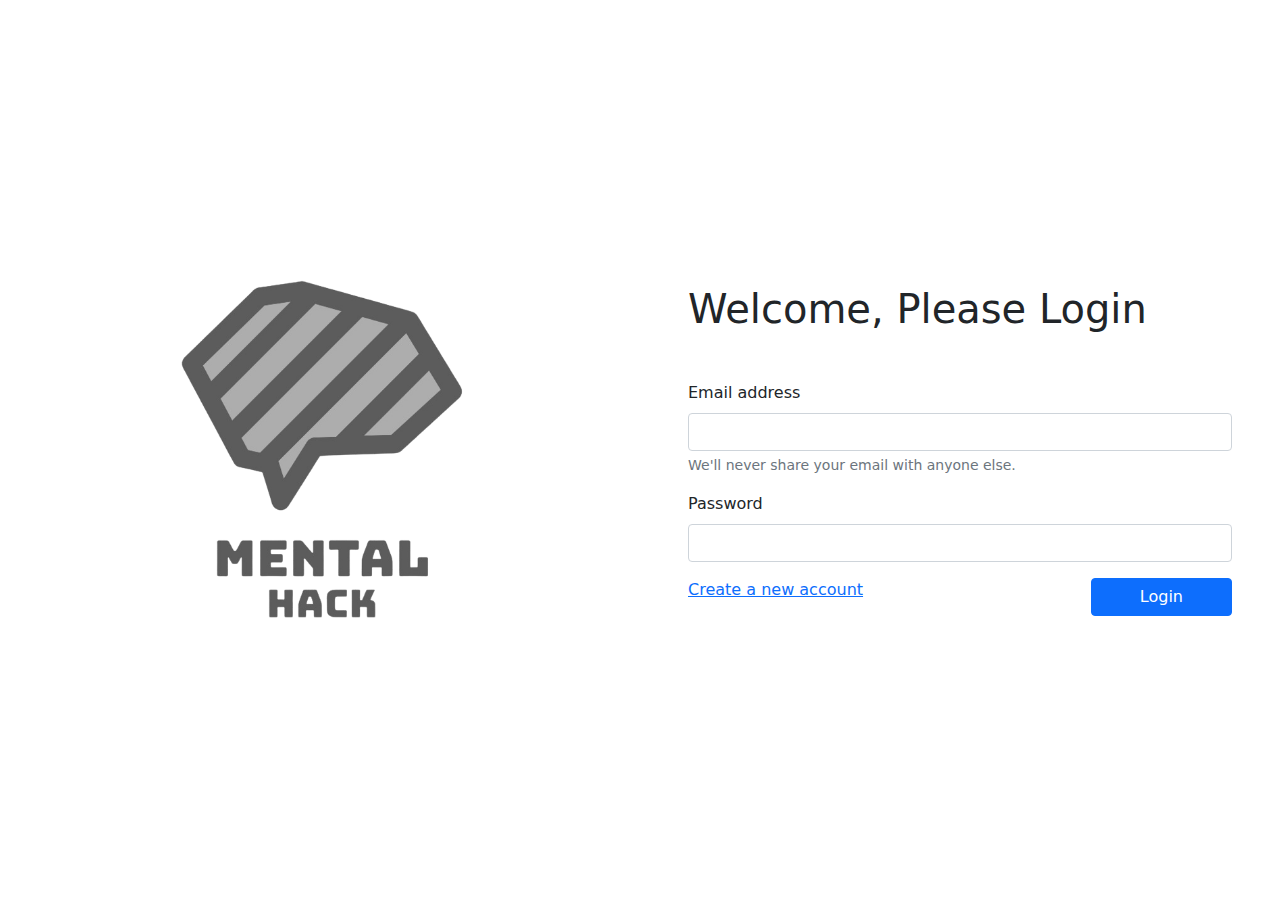
<file: index.html>
<!DOCTYPE html>
<html lang="en">
<head>
    <meta charset="UTF-8">
    <meta http-equiv="X-UA-Compatible" content="IE=edge">
    <meta name="viewport" content="width=device-width, initial-scale=1.0">
    <title>Document</title>
</head>
<body>
    <script>
      location.href = './login.html';
    </script>
</body>
</html>
</file>
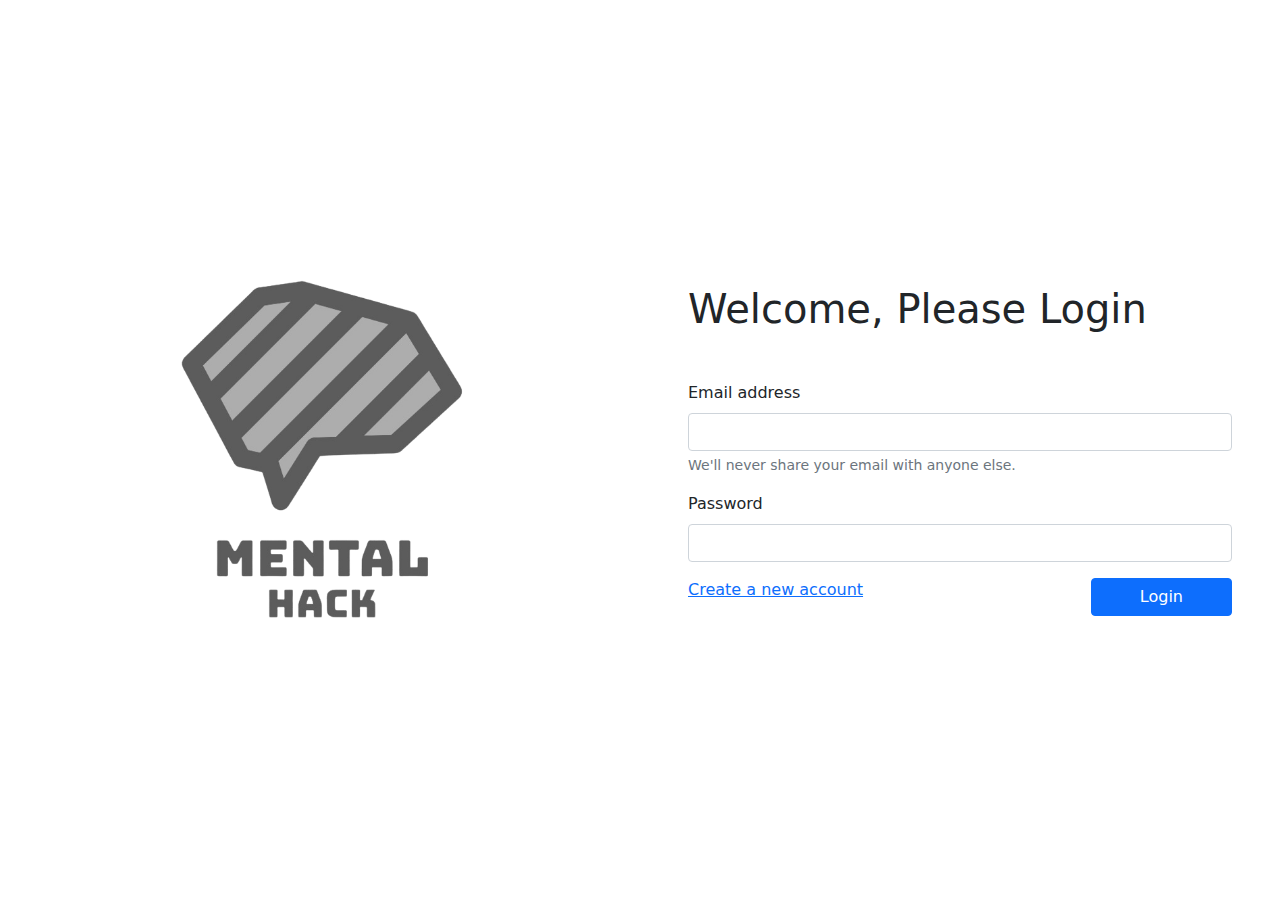
<file: login.html>
<!DOCTYPE html>
<html lang="en">
  <head>
    <!-- Required meta tags -->
    <meta charset="utf-8" />
    <meta name="viewport" content="width=device-width, initial-scale=1" />
    <!-- CSS only -->
<link href="https://cdn.jsdelivr.net/npm/bootstrap@5.2.2/dist/css/bootstrap.min.css" rel="stylesheet" integrity="sha384-Zenh87qX5JnK2Jl0vWa8Ck2rdkQ2Bzep5IDxbcnCeuOxjzrPF/et3URy9Bv1WTRi" crossorigin="anonymous">

<!-- JavaScript Bundle with Popper -->
<script src="https://cdn.jsdelivr.net/npm/bootstrap@5.2.2/dist/js/bootstrap.bundle.min.js" integrity="sha384-OERcA2EqjJCMA+/3y+gxIOqMEjwtxJY7qPCqsdltbNJuaOe923+mo//f6V8Qbsw3" crossorigin="anonymous"></script>
    <!-- Bootstrap CSS -->
    <link
      href="assets/bootstrap/css/bootstrap.min.css"
      rel="stylesheet"
      integrity="sha384-EVSTQN3/azprG1Anm3QDgpJLIm9Nao0Yz1ztcQTwFspd3yD65VohhpuuCOmLASjC"
      crossorigin="anonymous"
    />

    <title>Login</title>
  </head>
  <body>
    <div class="container-fluid">
      <div class="row vh-100 align-items-center">
        <div class="col col-12 col-sm-12 col-lg-6 text-center">
          <img class="w-50" src="/assets/img/logo.png" alt="" />
        </div>
        <div class="col col-12 col-sm-12 col-lg-6 p-4 p-md-5 p-sm-5">
          <h1 class="mb-5">Welcome, Please Login</h1>
          <form id="form-login">
            <div id="wrong" class="mb-lg-3">
              <label for="inputEmail" class="form-label">Email address</label>
              <input
                type="email"
                class="form-control"
                id="inputEmail"
                aria-describedby="emailHelp"
              />
              <div id="emailHelp" class="form-text">
                We'll never share your email with anyone else.
              </div>
            </div>
            <div class="mb-lg-3">
              <label for="inputPassword" class="form-label" id="password"
                >Password</label
              >
              <input type="password" class="form-control" id="inputPassword" />
            </div>
            <a href="./register.html">Create a new account</a>
            <button type="submit" class="btn btn-primary float-end me-0 px-5">
              Login
            </button>
          </form>
        </div>
      </div>
    </div>

    <!-- Optional JavaScript; choose one of the two! -->
    <script src="/js/login.js" type="module"></script>

    <!-- Option 1: Bootstrap Bundle with Popper -->
    <script
      src="assets/bootstrap/js/bootstrap.bundle.min.js"
      integrity="sha384-MrcW6ZMFYlzcLA8Nl+NtUVF0sA7MsXsP1UyJoMp4YLEuNSfAP+JcXn/tWtIaxVXM"
      crossorigin="anonymous"
    ></script>

    <!-- Option 2: Separate Popper and Bootstrap JS -->
    <!--
    <script src="https://cdn.jsdelivr.net/npm/@popperjs/core@2.9.2/dist/umd/popper.min.js" integrity="sha384-IQsoLXl5PILFhosVNubq5LC7Qb9DXgDA9i+tQ8Zj3iwWAwPtgFTxbJ8NT4GN1R8p" crossorigin="anonymous"></script>
    <script src="https://cdn.jsdelivr.net/npm/bootstrap@5.0.2/dist/js/bootstrap.min.js" integrity="sha384-cVKIPhGWiC2Al4u+LWgxfKTRIcfu0JTxR+EQDz/bgldoEyl4H0zUF0QKbrJ0EcQF" crossorigin="anonymous"></script>
    -->
  </body>
</html>
</file>
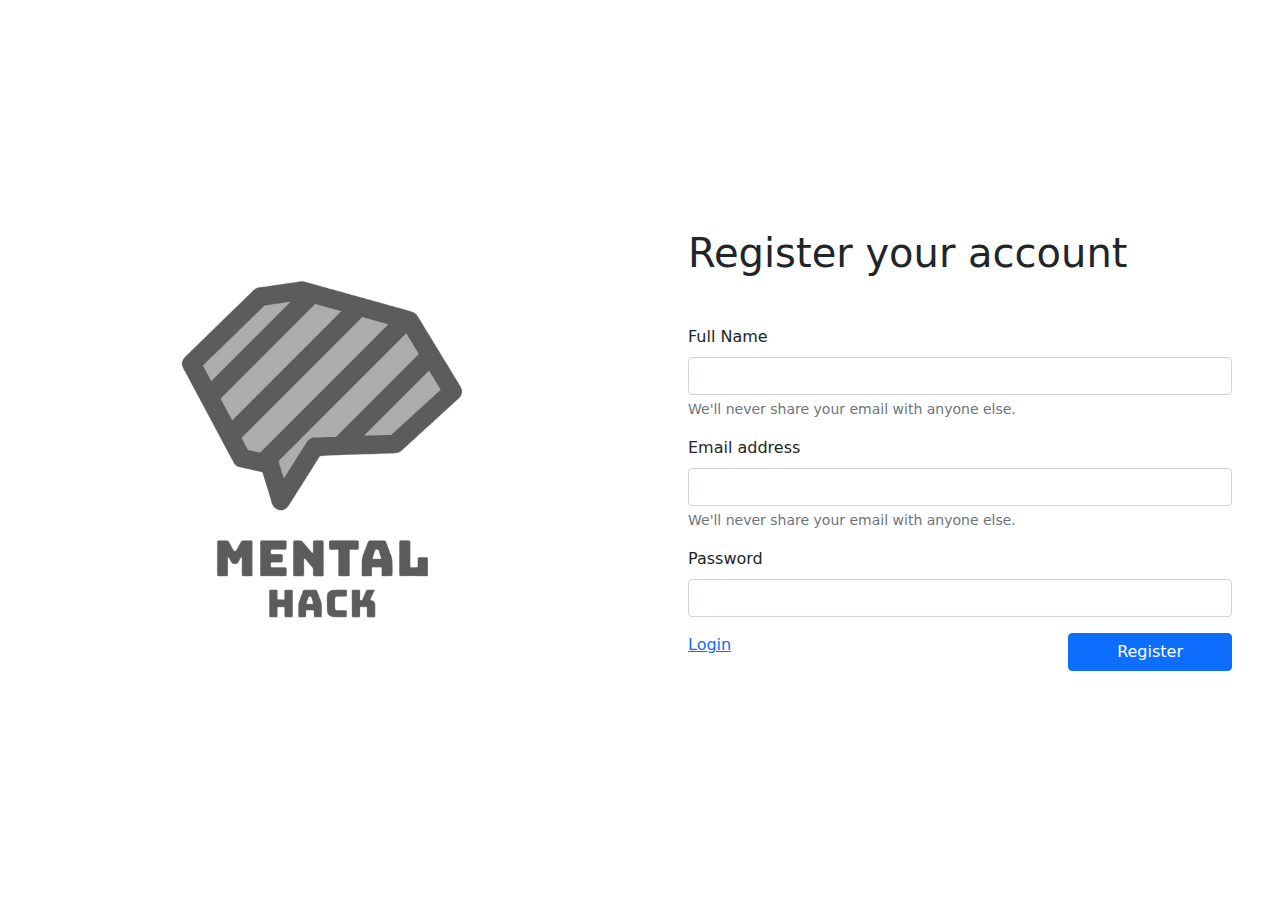
<file: register.html>
<!DOCTYPE html>
<html lang="en">
  <head>
    <!-- Required meta tags -->
    <meta charset="utf-8" />
    <meta name="viewport" content="width=device-width, initial-scale=1" />

    <!-- Bootstrap CSS -->
    <link
      href="assets/bootstrap/css/bootstrap.min.css"
      rel="stylesheet"
      integrity="sha384-EVSTQN3/azprG1Anm3QDgpJLIm9Nao0Yz1ztcQTwFspd3yD65VohhpuuCOmLASjC"
      crossorigin="anonymous"
    />

    <title>Register</title>
  </head>
  <body>
    <div class="container-fluid">
      <div class="row vh-100 align-items-center">
        <div class="col col-12 col-sm-12 col-lg-6 text-center">
          <img class="w-50" src="/assets/img/logo.png" alt="" />
        </div>
        <div class="col col-12 col-sm-12 col-lg-6 p-4 p-md-5 p-sm-5">
          <form id="form-register">
            <h1 class="mb-5">Register your account</h1>
            <div class="mb-lg-3">
              <label for="inputEmail" class="form-label">Full Name</label>
              <input
                type="text"
                class="form-control"
                id="inputFullname"
                aria-describedby="emailHelp"
              />
              <div id="emailHelp" class="form-text">
                We'll never share your email with anyone else.
              </div>
            </div>
            <div class="mb-lg-3">
              <label for="inputEmail" class="form-label">Email address</label>
              <input
                type="email"
                class="form-control"
                id="inputEmail"
                aria-describedby="emailHelp"
              />
              <div id="emailHelp" class="form-text">
                We'll never share your email with anyone else.
              </div>
            </div>
            <div class="mb-lg-3">
              <label for="inputPassword" class="form-label" id="password"
                >Password</label
              >
              <input type="password" class="form-control" id="inputPassword" />
            </div>
            <a href="./login.html">Login</a>
            <button type="submit" class="btn btn-primary float-end me-0 px-5">
              Register
            </button>
          </form>
        </div>
      </div>
    </div>

    <!-- Optional JavaScript; choose one of the two! -->
    <script src="/js/register.js" type="module"></script>

    <!-- Option 1: Bootstrap Bundle with Popper -->
    <script
      src="assets/bootstrap/js/bootstrap.bundle.min.js"
      integrity="sha384-MrcW6ZMFYlzcLA8Nl+NtUVF0sA7MsXsP1UyJoMp4YLEuNSfAP+JcXn/tWtIaxVXM"
      crossorigin="anonymous"
    ></script>

    <!-- Option 2: Separate Popper and Bootstrap JS -->
    <!--
    <script src="https://cdn.jsdelivr.net/npm/@popperjs/core@2.9.2/dist/umd/popper.min.js" integrity="sha384-IQsoLXl5PILFhosVNubq5LC7Qb9DXgDA9i+tQ8Zj3iwWAwPtgFTxbJ8NT4GN1R8p" crossorigin="anonymous"></script>
    <script src="https://cdn.jsdelivr.net/npm/bootstrap@5.0.2/dist/js/bootstrap.min.js" integrity="sha384-cVKIPhGWiC2Al4u+LWgxfKTRIcfu0JTxR+EQDz/bgldoEyl4H0zUF0QKbrJ0EcQF" crossorigin="anonymous"></script>
    -->
  </body>
</html>
</file>
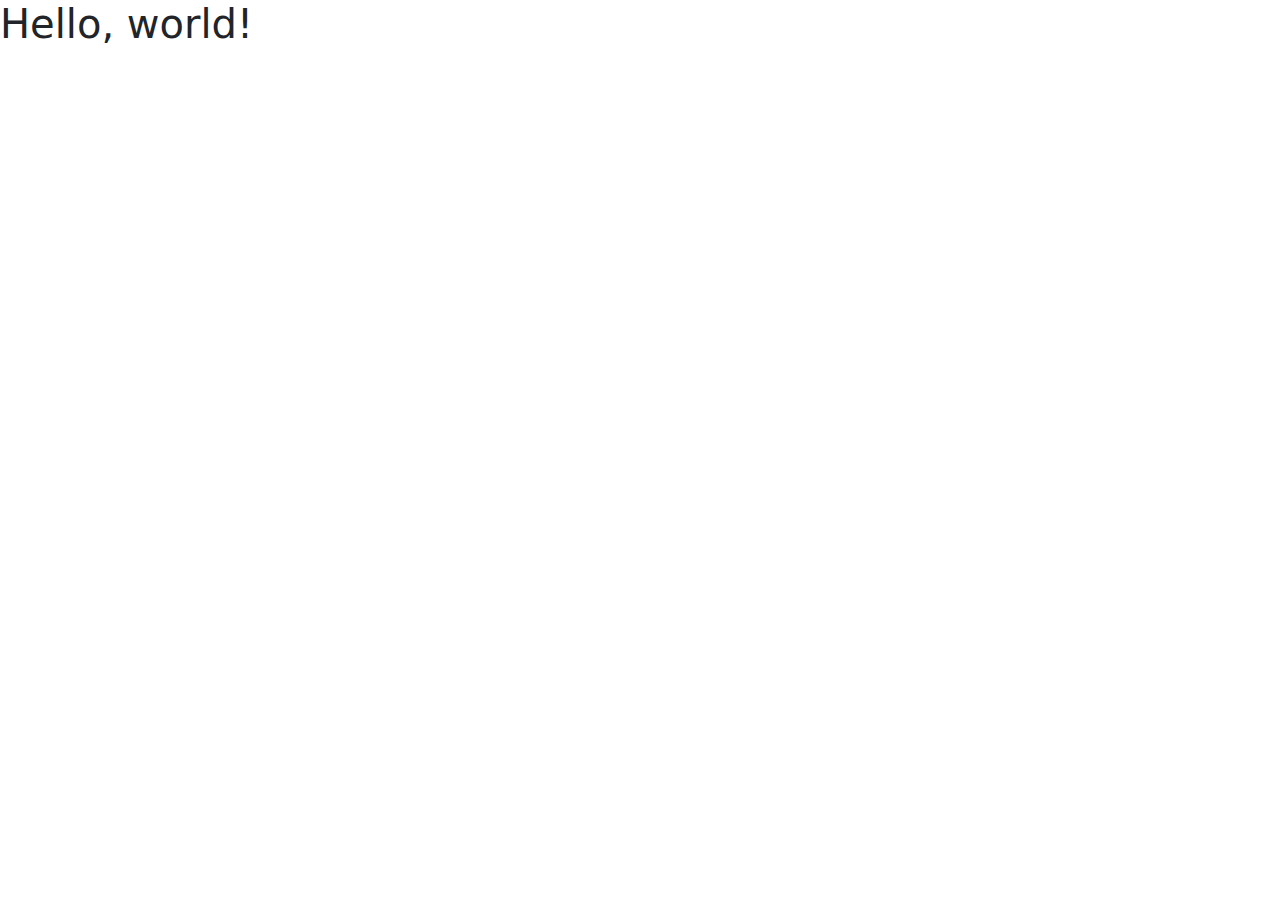
<file: starter-template.html>
<!doctype html>
<html lang="en">
  <head>
    <!-- Required meta tags -->
    <meta charset="utf-8">
    <meta name="viewport" content="width=device-width, initial-scale=1">

    <!-- Bootstrap CSS -->
    <link href="assets/bootstrap/css/bootstrap.min.css" rel="stylesheet" integrity="sha384-EVSTQN3/azprG1Anm3QDgpJLIm9Nao0Yz1ztcQTwFspd3yD65VohhpuuCOmLASjC" crossorigin="anonymous">

    <title>Hello, world!</title>
  </head>
  <body>
    <h1>Hello, world!</h1>

    <!-- Optional JavaScript; choose one of the two! -->

    <!-- Option 1: Bootstrap Bundle with Popper -->
    <script src="assets/bootstrap/js/bootstrap.bundle.min.js" integrity="sha384-MrcW6ZMFYlzcLA8Nl+NtUVF0sA7MsXsP1UyJoMp4YLEuNSfAP+JcXn/tWtIaxVXM" crossorigin="anonymous"></script>

    <!-- Option 2: Separate Popper and Bootstrap JS -->
    <!--
    <script src="https://cdn.jsdelivr.net/npm/@popperjs/core@2.9.2/dist/umd/popper.min.js" integrity="sha384-IQsoLXl5PILFhosVNubq5LC7Qb9DXgDA9i+tQ8Zj3iwWAwPtgFTxbJ8NT4GN1R8p" crossorigin="anonymous"></script>
    <script src="https://cdn.jsdelivr.net/npm/bootstrap@5.0.2/dist/js/bootstrap.min.js" integrity="sha384-cVKIPhGWiC2Al4u+LWgxfKTRIcfu0JTxR+EQDz/bgldoEyl4H0zUF0QKbrJ0EcQF" crossorigin="anonymous"></script>
    -->
  </body>
</html>
</file>
